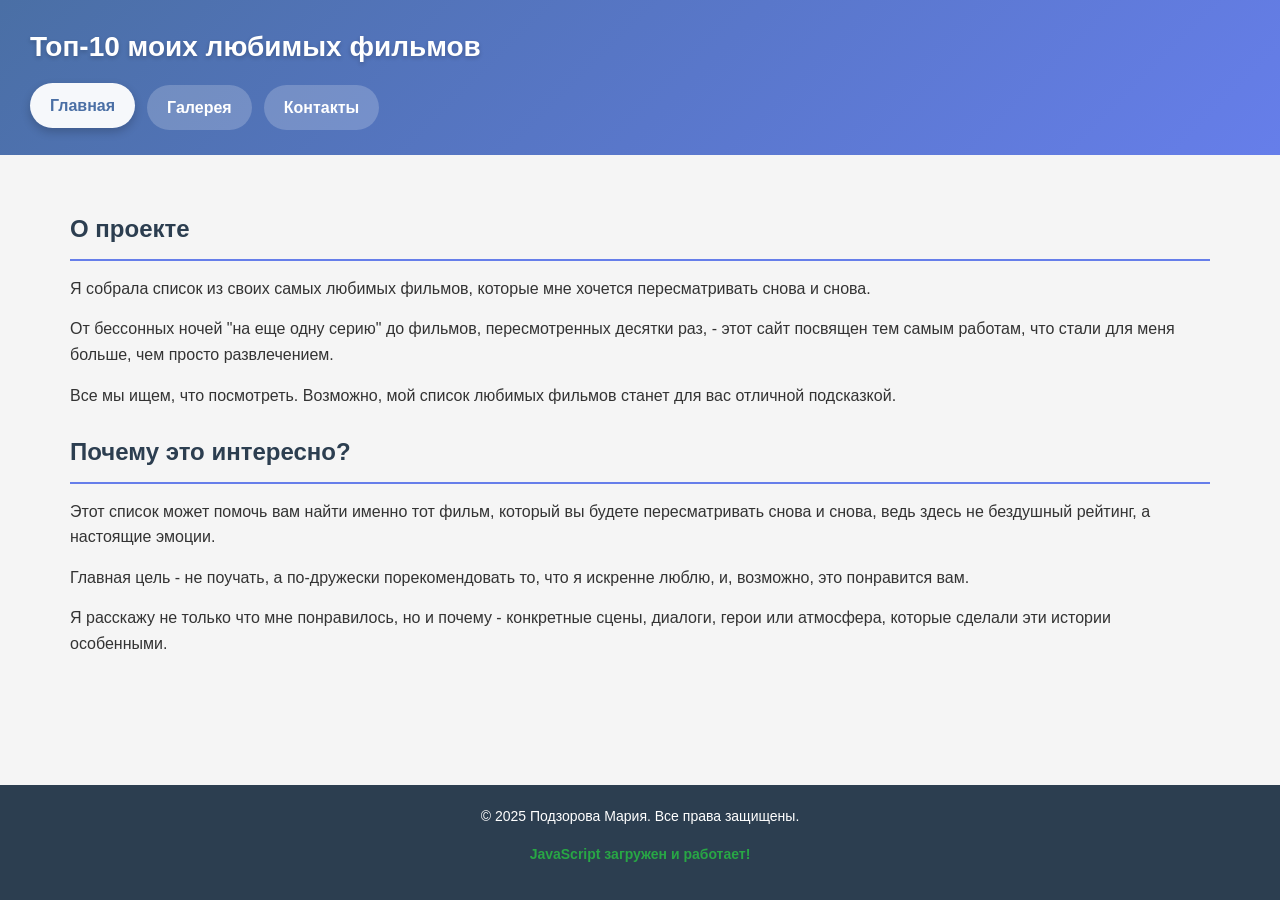
<file: index.html>
<!DOCTYPE html>
<html lang="ru">
<head>
    <meta charset="UTF-8">
    <meta name="viewport" content="width=device-width, initial-scale=1.0">
    <title>Топ-10 моих любимых фильмов</title>
    <link rel="stylesheet" href="style.css">
</head>
<body>
    <header>
        <h1>Топ-10 моих любимых фильмов</h1>
        <nav>
            <ul>
                <li><a href="index.html" class="active">Главная</a></li>
                <li><a href="gallery.html">Галерея</a></li>
                <li><a href="contacts.html">Контакты</a></li>
            </ul>
        </nav>
    </header>

    <main>
        <section>
            <h2>О проекте</h2>
            <p>Я собрала список из своих самых любимых фильмов, которые мне хочется пересматривать снова и снова.</p>
            <p>От бессонных ночей "на еще одну серию" до фильмов, пересмотренных десятки раз, - этот сайт посвящен тем самым работам, что стали для меня больше, чем просто развлечением.</p>
            <p>Все мы ищем, что посмотреть. Возможно, мой список любимых фильмов станет для вас отличной подсказкой.</p>
        </section>

        <section>
            <h2>Почему это интересно?</h2>
            <p>Этот список может помочь вам найти именно тот фильм, который вы будете пересматривать снова и снова, ведь здесь не бездушный рейтинг, а настоящие эмоции.</p>
            <p>Главная цель - не поучать, а по-дружески порекомендовать то, что я искренне люблю, и, возможно, это понравится вам.</p>
            <p>Я расскажу не только что мне понравилось, но и почему - конкретные сцены, диалоги, герои или атмосфера, которые сделали эти истории особенными.</p>
        </section>
    </main>

    <footer>
        <p>© 2025 Подзорова Мария. Все права защищены.</p>
        <p class="js-status">JavaScript загружен и работает!</p>
    </footer>

    <script src="script.js"></script>
</body>
</html>
</file>
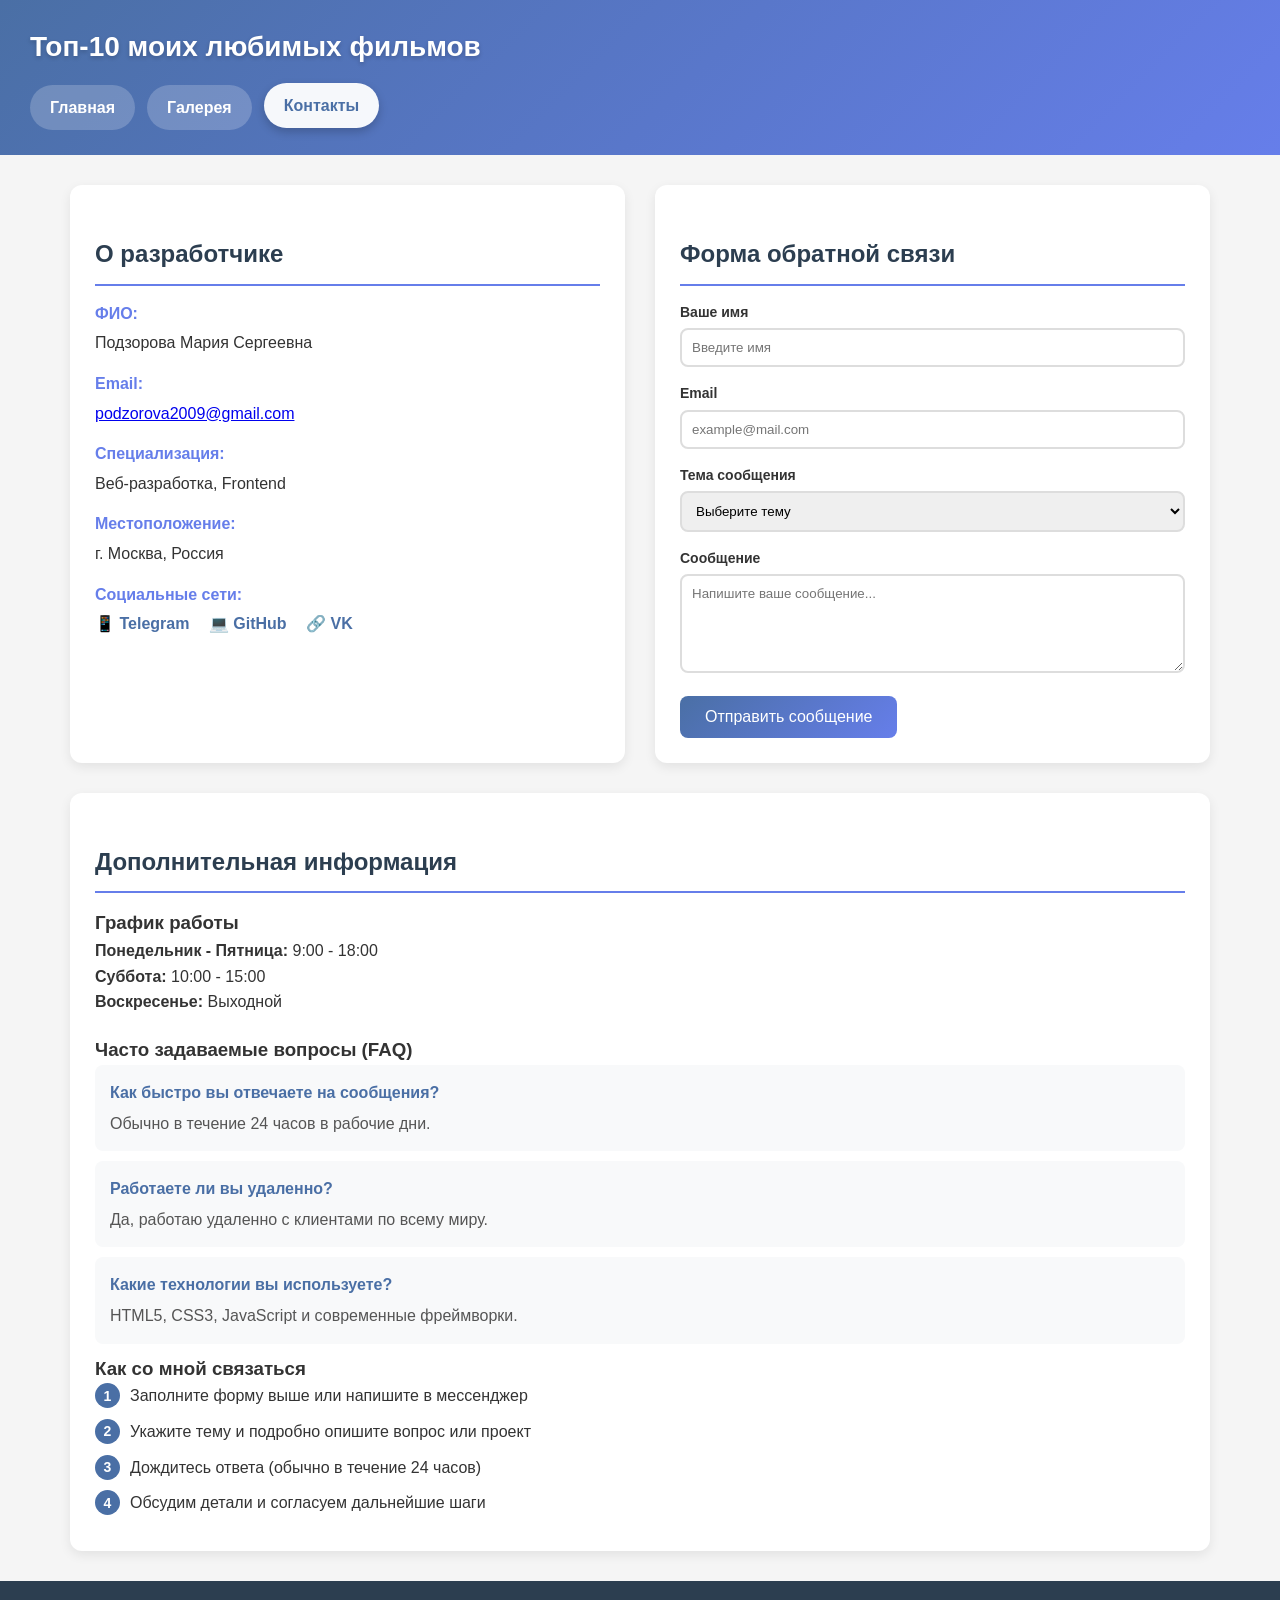
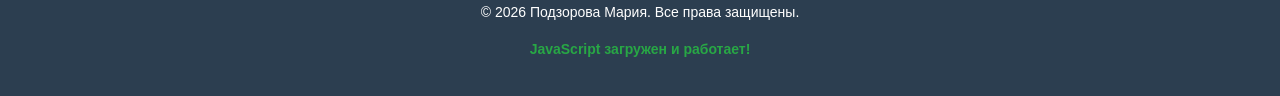
<file: contacts.html>
<!DOCTYPE html>
<html lang="ru">
<head>
    <meta charset="UTF-8">
    <meta name="viewport" content="width=device-width, initial-scale=1.0">
    <title>Контакты - Мой сайт</title>
    <link rel="stylesheet" href="style.css">
</head>
<body>
    <header>
        <h1>Топ-10 моих любимых фильмов</h1>
        <nav>
            <ul>
                <li><a href="index.html">Главная</a></li>
                <li><a href="gallery.html">Галерея</a></li>
                <li><a href="contacts.html" class="active">Контакты</a></li>
            </ul>
        </nav>
    </header>

    <main>
        <div class="contacts-wrapper">
            <div class="info-card">
                <h2>О разработчике</h2>
                <div class="info-item"><span class="info-label">ФИО:</span> Подзорова Мария Сергеевна</div>
                <div class="info-item"><span class="info-label">Email:</span> <a href="mailto:podzorova2009@gmail.com">podzorova2009@gmail.com</a></div>
                <div class="info-item"><span class="info-label">Специализация:</span> Веб-разработка, Frontend</div>
                <div class="info-item"><span class="info-label">Местоположение:</span> г. Москва, Россия</div>
                <div class="info-item">
                    <span class="info-label">Социальные сети:</span>
                    <div class="social-links">
                        <a href="#">📱 Telegram</a>
                        <a href="#">💻 GitHub</a>
                        <a href="#">🔗 VK</a>
                    </div>
                </div>
            </div>

            <div class="form-card">
                <h2>Форма обратной связи</h2>
                <form class="contact-form">
                    <div class="form-group">
                        <label>Ваше имя</label>
                        <input type="text" placeholder="Введите имя" required>
                    </div>
                    <div class="form-group">
                        <label>Email</label>
                        <input type="email" placeholder="example@mail.com" required>
                    </div>
                    <div class="form-group">
                        <label>Тема сообщения</label>
                        <select required>
                            <option value="" disabled selected>Выберите тему</option>
                            <option value="question">Вопрос</option>
                            <option value="collab">Предложение о сотрудничестве</option>
                            <option value="support">Техническая поддержка</option>
                            <option value="other">Другое</option>
                        </select>
                    </div>
                    <div class="form-group">
                        <label>Сообщение</label>
                        <textarea rows="5" placeholder="Напишите ваше сообщение..." required></textarea>
                    </div>
                    <button type="submit" class="submit-btn">Отправить сообщение</button>
                </form>
            </div>
        </div>

        <div class="info-card" style="margin-top: 30px;">
            <h2>Дополнительная информация</h2>
            <h3>График работы</h3>
            <ul style="list-style: none; margin-bottom: 20px;">
                <li><strong>Понедельник - Пятница:</strong> 9:00 - 18:00</li>
                <li><strong>Суббота:</strong> 10:00 - 15:00</li>
                <li><strong>Воскресенье:</strong> Выходной</li>
            </ul>

            <h3>Часто задаваемые вопросы (FAQ)</h3>
            <div class="faq-item"><div class="faq-q">Как быстро вы отвечаете на сообщения?</div><div class="faq-a">Обычно в течение 24 часов в рабочие дни.</div></div>
            <div class="faq-item"><div class="faq-q">Работаете ли вы удаленно?</div><div class="faq-a">Да, работаю удаленно с клиентами по всему миру.</div></div>
            <div class="faq-item"><div class="faq-q">Какие технологии вы используете?</div><div class="faq-a">HTML5, CSS3, JavaScript и современные фреймворки.</div></div>

            <h3>Как со мной связаться</h3>
            <ol class="steps-list">
                <li>Заполните форму выше или напишите в мессенджер</li>
                <li>Укажите тему и подробно опишите вопрос или проект</li>
                <li>Дождитесь ответа (обычно в течение 24 часов)</li>
                <li>Обсудим детали и согласуем дальнейшие шаги</li>
            </ol>
        </div>
    </main>

    <footer>
        <p>© 2026 Подзорова Мария. Все права защищены.</p>
        <p class="js-status">JavaScript загружен и работает!</p>
    </footer>

    <script src="script.js"></script>
</body>
</html>
</file>
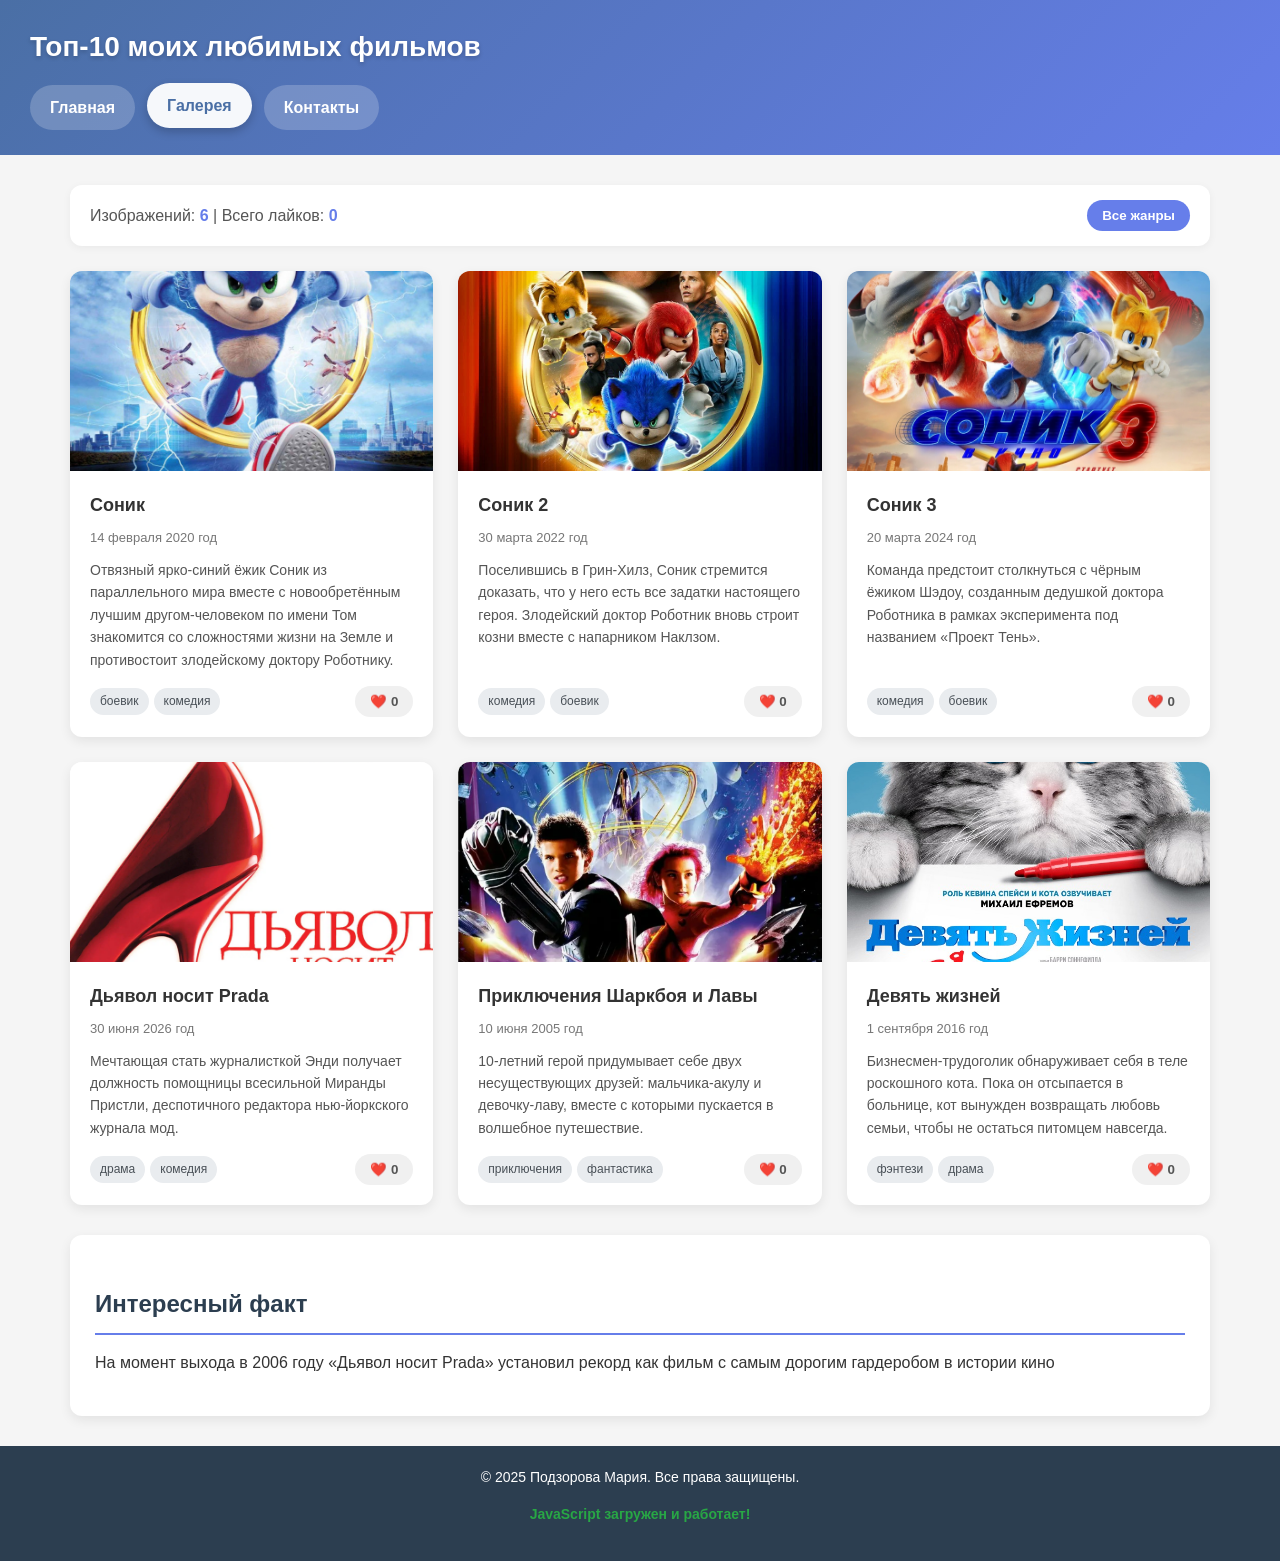
<file: gallery.html>
<!DOCTYPE html>
<html lang="ru">
<head>
    <meta charset="UTF-8">
    <meta name="viewport" content="width=device-width, initial-scale=1.0">
    <title>Топ-10 моих любимых фильмов</title>
    <link rel="stylesheet" href="style.css">
</head>
<body>
    <header>
        <h1>Топ-10 моих любимых фильмов</h1>
        <nav>
            <ul>
                <li><a href="index.html">Главная</a></li>
                <li><a href="gallery.html" class="active">Галерея</a></li>
                <li><a href="contacts.html">Контакты</a></li>
            </ul>
        </nav>
    </header>

    <main>
        <div class="controls">
            <div class="stats">
                Изображений: <strong id="photo-count">0</strong> | Всего лайков: <strong id="total-likes">0</strong>
            </div>
            <div class="tags-filter">
                <button class="like-btn" style="background:#667eea; color:white; cursor:default;">Все жанры</button>
            </div>
        </div>

        <div class="gallery-container" id="gallery-grid">
            <!-- Карточка 1 -->
            <article class="gallery-card">
                <img src="./image/image1.jpg" alt="Соник">
                <div class="card-body">
                    <h3>Соник</h3>
                    <div class="card-meta">14 февраля 2020 год</div>
                    <p class="card-desc">Отвязный ярко-синий ёжик Соник из параллельного мира вместе с новообретённым лучшим другом-человеком по имени Том знакомится со сложностями жизни на Земле и противостоит злодейскому доктору Роботнику.</p>
                    <div class="card-actions">
                        <div class="tags"><span class="tag">боевик</span><span class="tag">комедия</span></div>
                        <button class="like-btn">❤️ <span class="likes">0</span></button>
                    </div>
                </div>
            </article>

            <!-- Карточка 2 -->
            <article class="gallery-card">
                <img src="./image/image2.jpg" alt="Соник 2">
                <div class="card-body">
                    <h3>Соник 2</h3>
                    <div class="card-meta">30 марта 2022 год</div>
                    <p class="card-desc">Поселившись в Грин-Хилз, Соник стремится доказать, что у него есть все задатки настоящего героя. Злодейский доктор Роботник вновь строит козни вместе с напарником Наклзом.</p>
                    <div class="card-actions">
                        <div class="tags"><span class="tag">комедия</span><span class="tag">боевик</span></div>
                        <button class="like-btn">❤️ <span class="likes">0</span></button>
                    </div>
                </div>
            </article>

            <!-- Карточка 3 -->
            <article class="gallery-card">
                <img src="./image/image3.jpg" alt="Соник 3">
                <div class="card-body">
                    <h3>Соник 3</h3>
                    <div class="card-meta">20 марта 2024 год</div>
                    <p class="card-desc">Команда предстоит столкнуться с чёрным ёжиком Шэдоу, созданным дедушкой доктора Роботника в рамках эксперимента под названием «Проект Тень».</p>
                    <div class="card-actions">
                        <div class="tags"><span class="tag">комедия</span><span class="tag">боевик</span></div>
                        <button class="like-btn">❤️ <span class="likes">0</span></button>
                    </div>
                </div>
            </article>

            <!-- Карточка 4 -->
            <article class="gallery-card">
                <img src="./image/image4.jpg" alt="Дьявол носит Prada">
                <div class="card-body">
                    <h3>Дьявол носит Prada</h3>
                    <div class="card-meta">30 июня 2026 год</div>
                    <p class="card-desc">Мечтающая стать журналисткой Энди получает должность помощницы всесильной Миранды Пристли, деспотичного редактора нью-йоркского журнала мод.</p>
                    <div class="card-actions">
                        <div class="tags"><span class="tag">драма</span><span class="tag">комедия</span></div>
                        <button class="like-btn">❤️ <span class="likes">0</span></button>
                    </div>
                </div>
            </article>

            <!-- Карточка 5 -->
            <article class="gallery-card">
                <img src="./image/image5.jpg" alt="Приключения Шаркбоя и Лавы">
                <div class="card-body">
                    <h3>Приключения Шаркбоя и Лавы</h3>
                    <div class="card-meta">10 июня 2005 год</div>
                    <p class="card-desc">10-летний герой придумывает себе двух несуществующих друзей: мальчика-акулу и девочку-лаву, вместе с которыми пускается в волшебное путешествие.</p>
                    <div class="card-actions">
                        <div class="tags"><span class="tag">приключения</span><span class="tag">фантастика</span></div>
                        <button class="like-btn">❤️ <span class="likes">0</span></button>
                    </div>
                </div>
            </article>

            <!-- Карточка 6 -->
            <article class="gallery-card">
                <img src="./image/image6.jpg" alt="Девять жизней">
                <div class="card-body">
                    <h3>Девять жизней</h3>
                    <div class="card-meta">1 сентября 2016 год</div>
                    <p class="card-desc">Бизнесмен-трудоголик обнаруживает себя в теле роскошного кота. Пока он отсыпается в больнице, кот вынужден возвращать любовь семьи, чтобы не остаться питомцем навсегда.</p>
                    <div class="card-actions">
                        <div class="tags"><span class="tag">фэнтези</span><span class="tag">драма</span></div>
                        <button class="like-btn">❤️ <span class="likes">0</span></button>
                    </div>
                </div>
            </article>
        </div>

        <div class="info-card" style="margin-top: 30px;">
            <h2>Интересный факт</h2>
            <p>На момент выхода в 2006 году «Дьявол носит Prada» установил рекорд как фильм с самым дорогим гардеробом в истории кино</p>
        </div>
    </main>

    <footer>
        <p>© 2025 Подзорова Мария. Все права защищены.</p>
        <p class="js-status">JavaScript загружен и работает!</p>
    </footer>

    <script src="script.js"></script>
</body>
</html>
</file>
<file: style.css>
* {
    margin: 0;
    padding: 0;
    box-sizing: border-box;
}

body {
    font-family: Verdana, Geneva, sans-serif;
    background-color: #f5f5f5;
    color: #333;
    line-height: 1.6;
    min-height: 100vh;
    display: flex;
    flex-direction: column;
}

header {
    background: linear-gradient(135deg, #4a6fa5 0%, #667eea 100%);
    color: white;
    padding: 25px 30px;
    display: flex;
    flex-direction: column;
    align-items: flex-start;
    gap: 15px;
}

header h1 {
    font-size: 28px;
    margin: 0;
    text-shadow: 0 2px 4px rgba(0,0,0,0.2);
}

nav ul {
    list-style: none;
    display: flex;
    gap: 12px;
    padding: 0;
    margin: 0;
    justify-content: flex-start; 
    flex-wrap: wrap;
}

nav a {
    display: inline-block;
    padding: 10px 20px;
    background: rgba(255, 255, 255, 0.2);
    color: white;
    text-decoration: none;
    border-radius: 25px;
    font-weight: 600;
    transition: all 0.3s ease;
}

nav a:hover, nav a.active {
    background: rgba(255, 255, 255, 0.95);
    color: #4a6fa5;
    transform: translateY(-2px);
    box-shadow: 0 4px 10px rgba(0,0,0,0.2);
}

main {
    flex: 1;
    padding: 30px;
    max-width: 1200px;
    margin: 0 auto;
    width: 100%;
}

h2 {
    color: #2c3e50;
    margin: 25px 0 15px;
    padding-bottom: 10px;
    border-bottom: 2px solid #667eea;
}

p { margin-bottom: 15px; }

footer {
    background-color: #2c3e50;
    color: white;
    text-align: center;
    padding: 20px;
    font-size: 14px;
    margin-top: auto;
}

.js-status {
    color: #28a745;
    font-weight: bold;
    margin-top: 5px;
}

.controls {
    background: white;
    padding: 15px 20px;
    border-radius: 12px;
    margin-bottom: 25px;
    display: flex;
    justify-content: space-between;
    align-items: center;
    flex-wrap: wrap;
    gap: 10px;
    box-shadow: 0 2px 8px rgba(0,0,0,0.05);
}

.stats { font-weight: 500; color: #555; }
.stats strong { color: #667eea; }

.gallery-container {
    display: grid;
    grid-template-columns: repeat(auto-fill, minmax(300px, 1fr));
    gap: 25px;
}

.gallery-card {
    background: white;
    border-radius: 12px;
    overflow: hidden;
    box-shadow: 0 4px 12px rgba(0,0,0,0.08);
    transition: transform 0.3s ease, box-shadow 0.3s ease;
    display: flex;
    flex-direction: column;
}

.gallery-card:hover {
    transform: translateY(-5px);
    box-shadow: 0 10px 25px rgba(0,0,0,0.15);
}

.gallery-card img {
    width: 100%;
    height: 200px;
    object-fit: cover;
}

.card-body {
    padding: 20px;
    flex-grow: 1;
    display: flex;
    flex-direction: column;
}

.card-body h3 { margin: 0 0 8px; font-size: 18px; color: #333; }
.card-meta { font-size: 13px; color: #777; margin-bottom: 10px; }
.card-desc { font-size: 14px; color: #555; margin-bottom: 15px; flex-grow: 1; }

.card-actions {
    display: flex;
    justify-content: space-between;
    align-items: center;
    margin-top: auto;
}

.tags { display: flex; flex-wrap: wrap; gap: 5px; }
.tag {
    background: #e9ecef;
    color: #495057;
    padding: 4px 10px;
    border-radius: 15px;
    font-size: 12px;
}

.like-btn {
    background: #f0f0f0;
    border: none;
    padding: 8px 15px;
    border-radius: 20px;
    cursor: pointer;
    font-weight: 600;
    color: #555;
    transition: all 0.3s;
}
.like-btn.liked { background: #ff6b8b; color: white; }

.contacts-wrapper {
    display: grid;
    grid-template-columns: repeat(auto-fit, minmax(300px, 1fr));
    gap: 30px;
}

.info-card, .form-card {
    background: white;
    padding: 25px;
    border-radius: 12px;
    box-shadow: 0 4px 12px rgba(0,0,0,0.08);
}

.info-item { margin-bottom: 15px; }
.info-label { font-weight: 700; color: #667eea; display: block; margin-bottom: 4px; }
.social-links a {
    display: inline-flex; align-items: center; gap: 8px;
    margin-right: 15px; color: #4a6fa5; text-decoration: none; font-weight: 600;
}

.form-group { margin-bottom: 15px; }
.form-group label { display: block; margin-bottom: 5px; font-weight: 600; font-size: 14px; }
.form-group input, .form-group select, .form-group textarea {
    width: 100%; padding: 10px; border: 2px solid #ddd; border-radius: 8px; font-family: inherit;
}
.form-group input:focus, .form-group select:focus, .form-group textarea:focus {
    outline: none; border-color: #667eea;
}

.submit-btn {
    background: linear-gradient(135deg, #4a6fa5, #667eea);
    color: white; border: none; padding: 12px 25px; border-radius: 8px;
    font-size: 16px; cursor: pointer; transition: transform 0.2s;
}
.submit-btn:hover { transform: translateY(-2px); }

.faq-item { background: #f8f9fa; padding: 15px; margin-bottom: 10px; border-radius: 8px; }
.faq-q { font-weight: 700; color: #4a6fa5; }
.faq-a { margin-top: 5px; color: #555; }

.steps-list { list-style: none; counter-reset: step; padding: 0; }
.steps-list li {
    counter-increment: step; margin-bottom: 10px; padding-left: 35px; position: relative;
}
.steps-list li::before {
    content: counter(step); position: absolute; left: 0; top: 0;
    background: #4a6fa5; color: white; width: 25px; height: 25px;
    border-radius: 50%; display: flex; align-items: center; justify-content: center;
    font-weight: 700; font-size: 14px;
}

@media (max-width: 768px) {
    main { padding: 20px; }
    header { padding: 20px; }
    .gallery-container { grid-template-columns: 1fr; }
    .controls { flex-direction: column; align-items: flex-start; }
}
</file>
